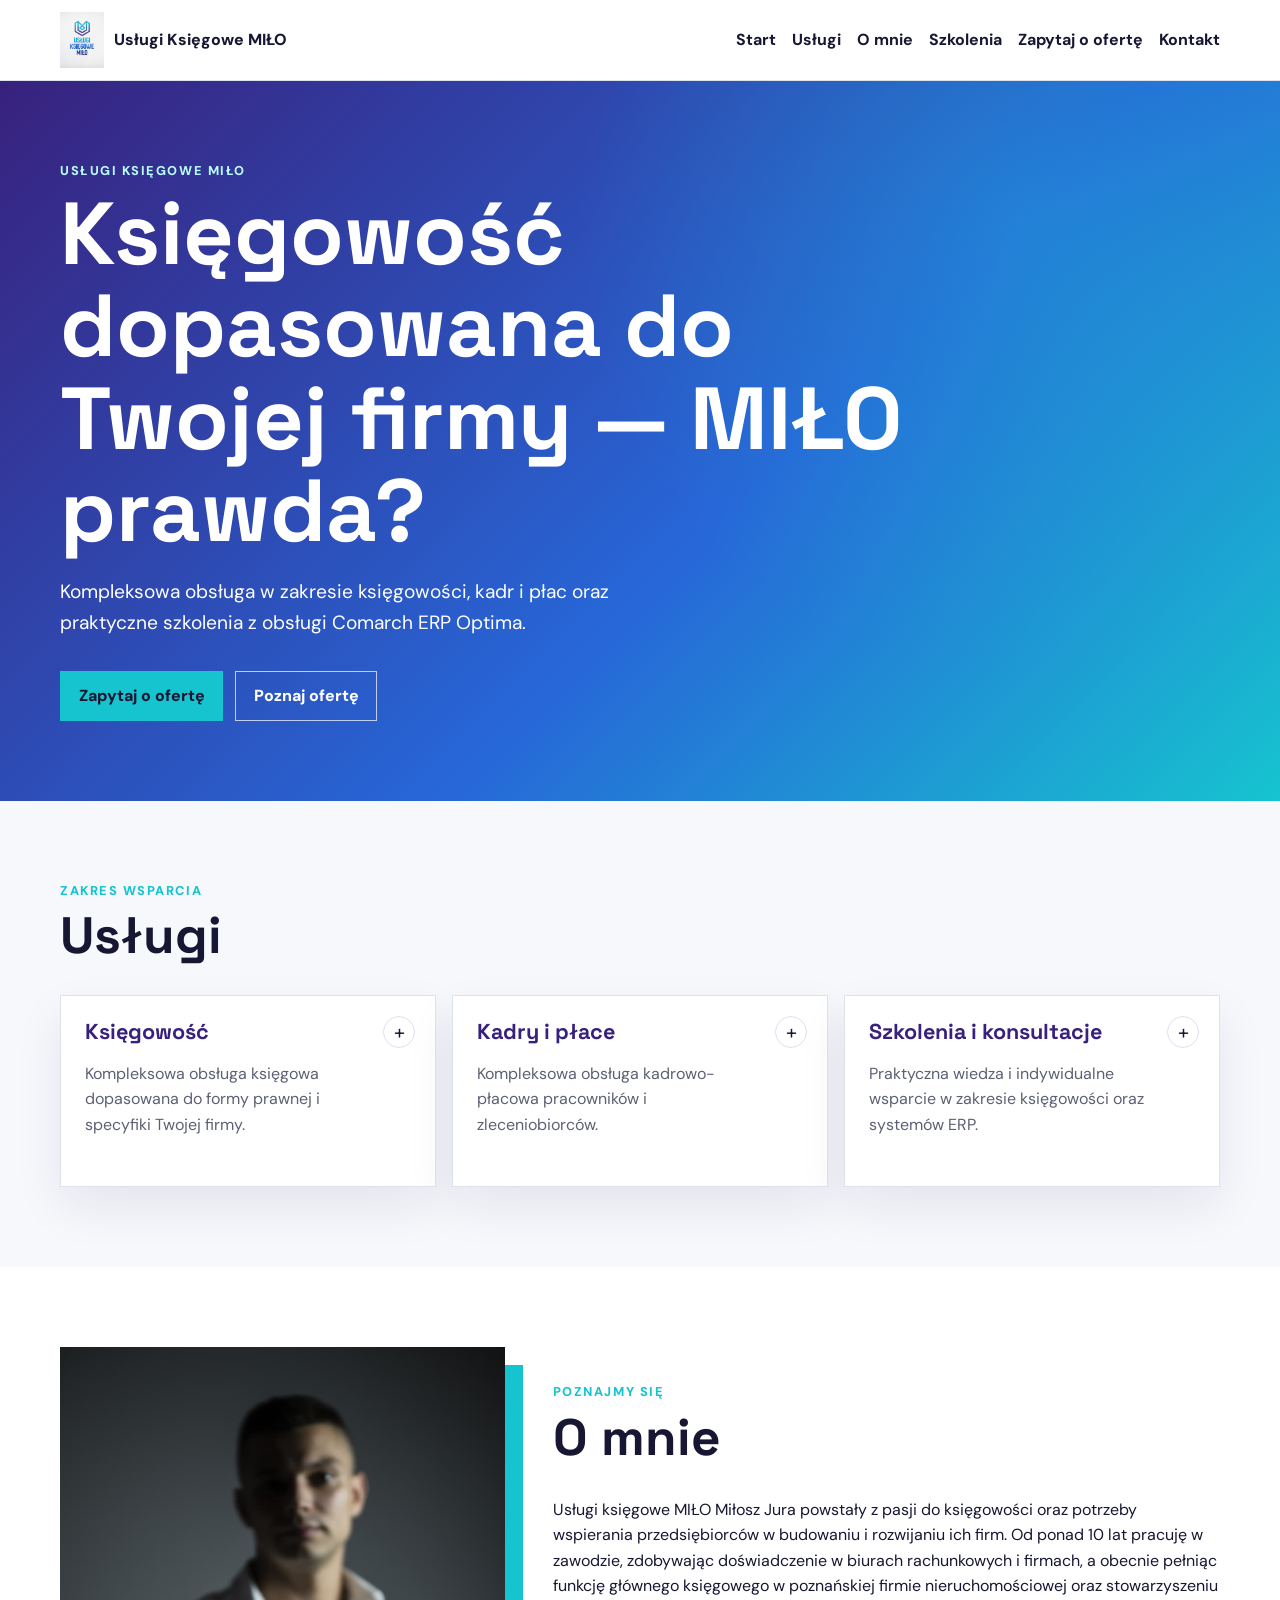
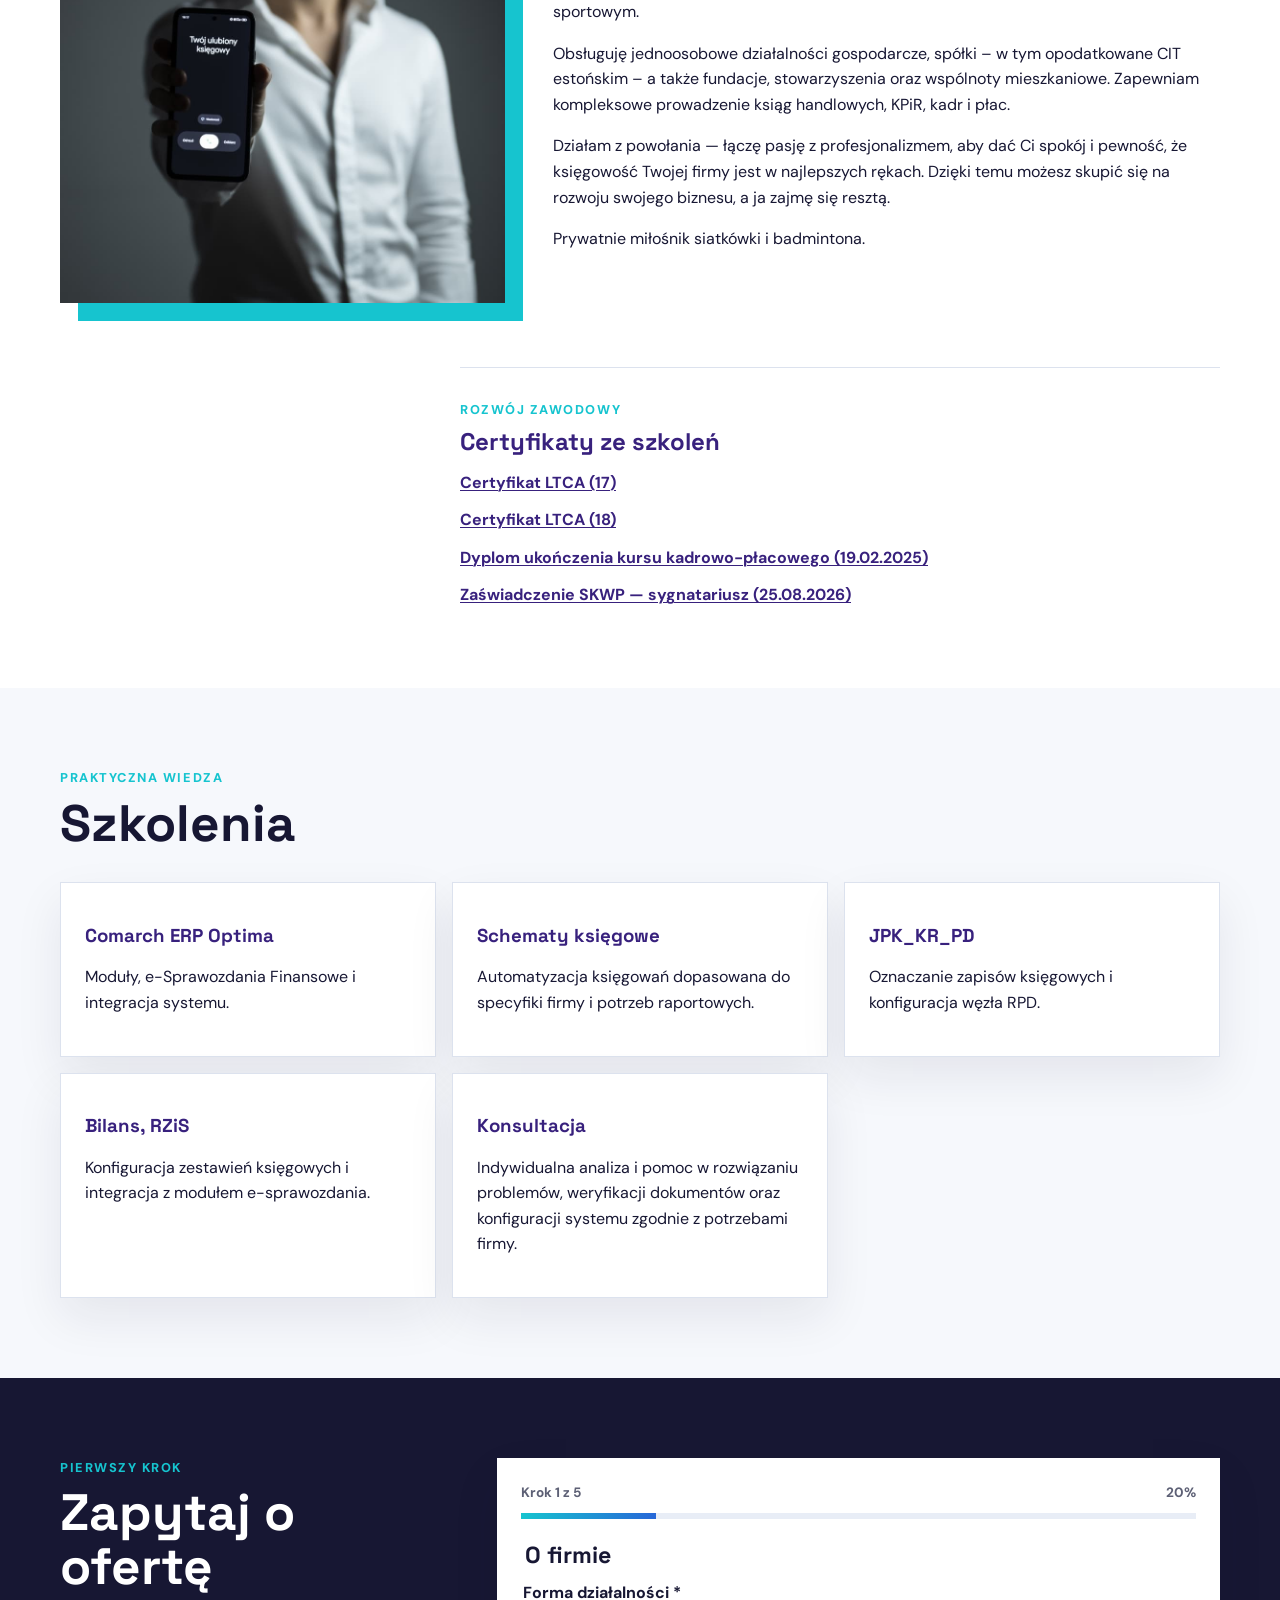
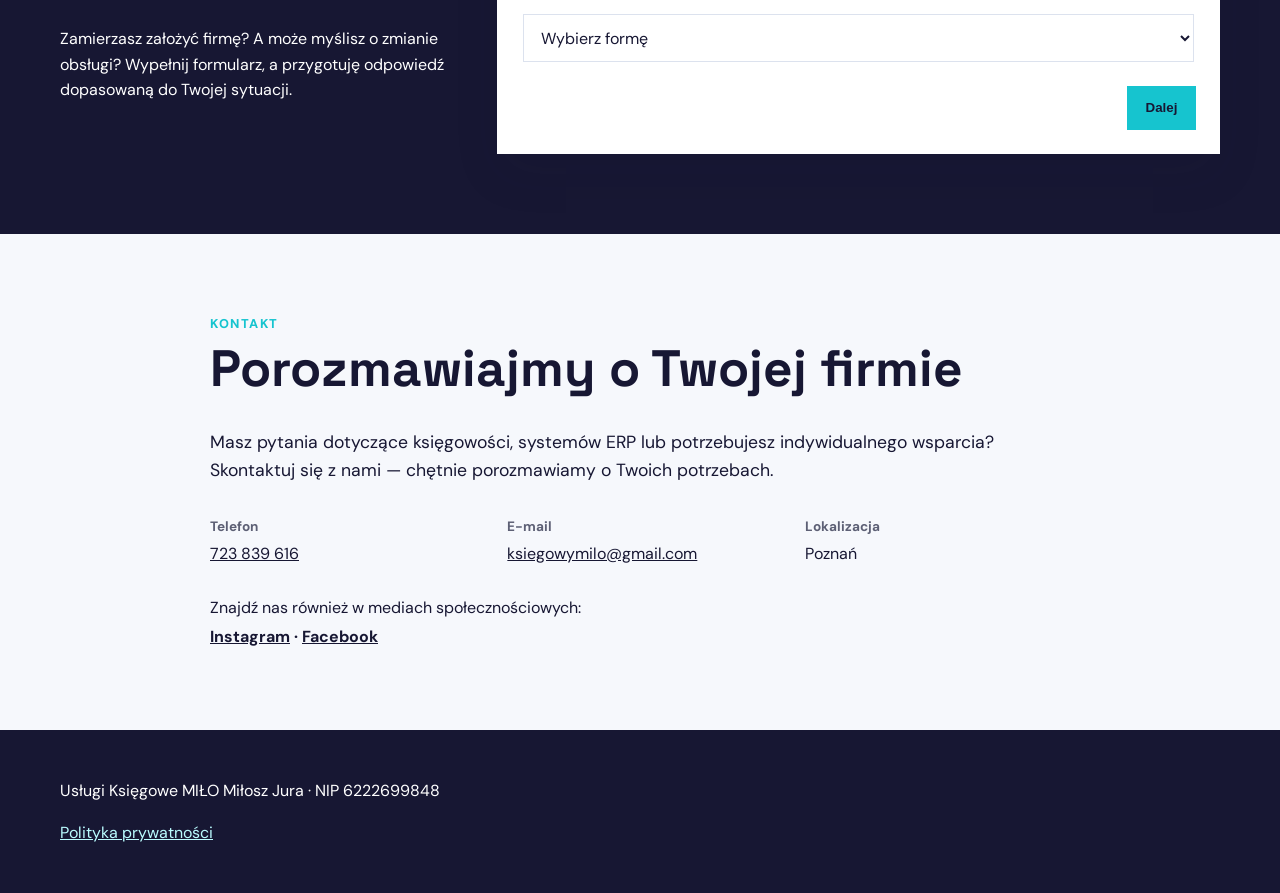
<file: index.html>
<!doctype html>
<html lang="pl">
<head>
  <meta charset="utf-8">
  <meta name="viewport" content="width=device-width, initial-scale=1">
  <meta name="description" content="Usługi Księgowe MIŁO Miłosz Jura — księgowość, kadry i płace oraz szkolenia księgowe.">
  <meta name="theme-color" content="#171733">
  <meta property="og:title" content="Usługi Księgowe MIŁO | Miłosz Jura">
  <meta property="og:description" content="Księgowość, kadry i płace oraz praktyczne szkolenia księgowe.">
  <meta property="og:type" content="website">
  <meta property="og:image" content="./assets/logo/milo.jpg">
  <meta name="twitter:card" content="summary_large_image">
  <title>Usługi Księgowe MIŁO | Miłosz Jura</title>
  <link rel="preconnect" href="https://fonts.googleapis.com">
  <link rel="preconnect" href="https://fonts.gstatic.com" crossorigin>
  <link href="https://fonts.googleapis.com/css2?family=DM+Sans:wght@400;500;600;700&family=Space+Grotesk:wght@500;600;700&display=swap" rel="stylesheet">
  <link rel="icon" href="./assets/logo/milo.jpg" type="image/jpeg">
  <link rel="stylesheet" href="./css/style.css">
  <script src="./js/main.js" defer></script>
  <script src="./js/form.js" defer></script>
</head>
<body>
  <header class="site-header">
    <a class="brand" href="#start" aria-label="Usługi Księgowe MIŁO — strona główna">
      <img src="./assets/logo/milo.jpg" alt="Logo Usługi Księgowe MIŁO" width="72" height="96">
      <span>Usługi Księgowe MIŁO</span>
    </a>
    <button class="menu-toggle" type="button" aria-expanded="false" aria-controls="main-nav">Menu</button>
    <nav id="main-nav" class="main-nav" aria-label="Główna nawigacja">
      <a href="#start">Start</a>
      <a href="#uslugi">Usługi</a>
      <a href="#o-mnie">O mnie</a>
      <a href="#szkolenia">Szkolenia</a>
      <a href="#oferta">Zapytaj o ofertę</a>
      <a href="#kontakt">Kontakt</a>
    </nav>
  </header>

  <main>
    <section id="start" class="hero">
      <div class="container">
        <p class="eyebrow">Usługi Księgowe MIŁO</p>
        <h1>Księgowość dopasowana do Twojej firmy — MIŁO prawda?</h1>
        <p>Kompleksowa obsługa w zakresie księgowości, kadr i płac oraz praktyczne szkolenia z obsługi Comarch ERP Optima.</p>
        <div class="actions">
          <a class="button button-primary" href="#oferta">Zapytaj o ofertę</a>
          <a class="button button-secondary" href="#uslugi">Poznaj ofertę</a>
        </div>
      </div>
    </section>

    <section id="uslugi" class="section">
      <div class="container">
        <p class="eyebrow">Zakres wsparcia</p>
        <h2>Usługi</h2>
        <div class="card-grid services-grid">
          <details class="service-card">
            <summary class="service-card__summary">
              <span class="service-card__title">Księgowość</span>
              <span class="service-card__teaser">Kompleksowa obsługa księgowa dopasowana do formy prawnej i specyfiki Twojej firmy.</span>
              <span class="service-card__toggle" aria-hidden="true">+</span>
            </summary>
            <div class="service-card__panel"><div class="service-card__body">
              <p>Oferuję kompleksową obsługę księgową jednoosobowych działalności gospodarczych, spółek, fundacji, stowarzyszeń oraz wspólnot mieszkaniowych. Zakres usług dostosowuję do formy prawnej, rodzaju prowadzonej działalności i indywidualnych potrzeb klienta.</p>
              <p>Obsługuję zarówno przedsiębiorców rozliczających się na podstawie KPiR lub ryczałtu od przychodów ewidencjonowanych, jak i podmioty zobowiązane do prowadzenia pełnych ksiąg rachunkowych.</p>
              <p><strong>W ramach współpracy zapewniam:</strong></p>
              <ul>
                <li>prowadzenie ksiąg rachunkowych (handlowych),</li>
                <li>prowadzenie podatkowej księgi przychodów i rozchodów (KPiR) oraz ewidencji przychodów dla ryczałtu,</li>
                <li>prowadzenie ewidencji VAT i przygotowywanie rozliczeń podatkowych,</li>
                <li>sporządzanie deklaracji podatkowych oraz plików JPK,</li>
                <li>sporządzanie sprawozdań finansowych,</li>
                <li>obsługę księgową spółek, w tym rozliczających się w ramach estońskiego CIT,</li>
                <li>bieżące wsparcie w sprawach księgowych i podatkowych.</li>
              </ul>
            </div></div>
          </details>
          <details class="service-card">
            <summary class="service-card__summary">
              <span class="service-card__title">Kadry i płace</span>
              <span class="service-card__teaser">Kompleksowa obsługa kadrowo-płacowa pracowników i zleceniobiorców.</span>
              <span class="service-card__toggle" aria-hidden="true">+</span>
            </summary>
            <div class="service-card__panel"><div class="service-card__body">
              <p>Zapewniam kompleksową obsługę kadrowo-płacową pracowników i zleceniobiorców, dbając o prawidłowe prowadzenie dokumentacji, terminowe rozliczenia oraz realizację obowiązków związanych z zatrudnieniem.</p>
              <p><strong>W ramach współpracy oferuję:</strong></p>
              <ul>
                <li>prowadzenie dokumentacji pracowniczej i akt osobowych,</li>
                <li>naliczanie wynagrodzeń oraz innych świadczeń,</li>
                <li>rozliczanie składek ZUS i zaliczek na podatek dochodowy,</li>
                <li>przygotowywanie wymaganych deklaracji, zgłoszeń i raportów,</li>
                <li>ewidencję urlopów, zwolnień lekarskich i innych nieobecności,</li>
                <li>przygotowywanie dokumentów związanych z nawiązaniem, przebiegiem i zakończeniem zatrudnienia,</li>
                <li>bieżące wsparcie w sprawach kadrowo-płacowych.</li>
              </ul>
              <p class="service-card__closing"><strong>Ty rozwijaj swój biznes, a ja zadbam o kadry i płace.</strong></p>
            </div></div>
          </details>
          <details class="service-card">
            <summary class="service-card__summary">
              <span class="service-card__title">Szkolenia i konsultacje</span>
              <span class="service-card__teaser">Praktyczna wiedza i indywidualne wsparcie w zakresie księgowości oraz systemów ERP.</span>
              <span class="service-card__toggle" aria-hidden="true">+</span>
            </summary>
            <div class="service-card__panel"><div class="service-card__body">
              <p>Prowadzę praktyczne szkolenia i konsultacje dopasowane do potrzeb firmy, zespołu lub konkretnego problemu. Pomagam efektywnie wykorzystywać możliwości systemów księgowych, automatyzować procesy i usprawniać codzienną pracę.</p>
              <p><strong>Zakres szkoleń obejmuje m.in.:</strong></p>
              <ul>
                <li><strong>Comarch ERP Optima</strong> — praktyczną obsługę i konfigurację modułów oraz dostosowanie systemu do potrzeb firmy,</li>
                <li><strong>e-Sprawozdania Finansowe</strong> — konfigurację i usprawnienie procesu przygotowywania danych do sprawozdań,</li>
                <li><strong>JPK_KR_PD</strong> — wsparcie w zakresie oznaczania zapisów księgowych oraz konfiguracji węzła RPD,</li>
                <li><strong>Schematy księgowe</strong> — automatyzację księgowań i usprawnienie raportowania zarządczego,</li>
                <li><strong>SaldeoSMART</strong> — praktyczne wykorzystanie systemu w codziennej pracy księgowej.</li>
              </ul>
              <p><strong>Konsultacje indywidualne</strong> to pomoc w rozwiązywaniu konkretnych problemów, analizie dokumentów, konfiguracji systemów oraz usprawnianiu procesów księgowych.</p>
              <p>Każde szkolenie i konsultację dopasowuję do poziomu wiedzy uczestników, wykorzystywanych narzędzi i specyfiki pracy firmy.</p>
              <p class="service-card__closing"><strong>Nie tylko pokazuję, jak działa system — pomagam wykorzystać go w praktyce, rozwiązywać problemy i usprawniać codzienną pracę.</strong></p>
            </div></div>
          </details>
        </div>
      </div>
    </section>

    <section id="o-mnie" class="section section-light">
      <div class="container">
        <div class="about-grid">
          <div class="about-carousel" data-about-carousel role="region" aria-roledescription="karuzela" aria-label="Zdjęcia Miłosza Jury">
            <div class="about-carousel__slides">
              <figure class="about-carousel__slide is-active" data-carousel-slide aria-label="1 z 2" aria-roledescription="slajd">
                <img src="./assets/images/WhatsApp Image 2026-11-26 at 11.42.22.jpeg" alt="Miłosz Jura — zdjęcie z telefonem" width="927" height="1394" loading="lazy">
              </figure>
              <figure class="about-carousel__slide" data-carousel-slide aria-label="2 z 2" aria-roledescription="slajd" aria-hidden="true">
                <img src="./assets/images/WhatsApp Image 2026-11-26 at 11.42.26.jpeg" alt="Miłosz Jura — zdjęcie portretowe" width="1362" height="2048" loading="lazy">
              </figure>
            </div>
          </div>
          <div class="about-copy">
            <p class="eyebrow">Poznajmy się</p>
            <h2>O mnie</h2>
            <p>Usługi księgowe MIŁO Miłosz Jura powstały z pasji do księgowości oraz potrzeby wspierania przedsiębiorców w budowaniu i rozwijaniu ich firm. Od ponad 10 lat pracuję w zawodzie, zdobywając doświadczenie w biurach rachunkowych i firmach, a obecnie pełniąc funkcję głównego księgowego w poznańskiej firmie nieruchomościowej oraz stowarzyszeniu sportowym.</p>
            <p>Obsługuję jednoosobowe działalności gospodarcze, spółki – w tym opodatkowane CIT estońskim – a także fundacje, stowarzyszenia oraz wspólnoty mieszkaniowe. Zapewniam kompleksowe prowadzenie ksiąg handlowych, KPiR, kadr i płac.</p>
            <p>Działam z powołania — łączę pasję z profesjonalizmem, aby dać Ci spokój i pewność, że księgowość Twojej firmy jest w najlepszych rękach. Dzięki temu możesz skupić się na rozwoju swojego biznesu, a ja zajmę się resztą.</p>
            <p>Prywatnie miłośnik siatkówki i badmintona.</p>
          </div>
        </div>
        <section class="certificates" aria-labelledby="certificates-title">
          <p class="eyebrow">Rozwój zawodowy</p>
          <h3 id="certificates-title">Certyfikaty ze szkoleń</h3>
          <ul class="certificates__list">
            <li><a href="./assets/Kopia Certyfikat LTCA (17).pdf" target="_blank" rel="noopener">Certyfikat LTCA (17)</a></li>
            <li><a href="./assets/Kopia Certyfikat LTCA (18).pdf" target="_blank" rel="noopener">Certyfikat LTCA (18)</a></li>
            <li><a href="./assets/[14B] 2025.02.19 Dyplom ukończenia kursu kadrowo-płacowego .pdf" target="_blank" rel="noopener">Dyplom ukończenia kursu kadrowo-płacowego (19.02.2025)</a></li>
            <li><a href="./assets/[20B] 2026.08.25 Zaświadczenie SKWP - sygnatariusz.pdf" target="_blank" rel="noopener">Zaświadczenie SKWP — sygnatariusz (25.08.2026)</a></li>
          </ul>
        </section>
      </div>
    </section>

    <section id="szkolenia" class="section">
      <div class="container">
        <p class="eyebrow">Praktyczna wiedza</p>
        <h2>Szkolenia</h2>
        <div class="card-grid">
          <article class="card">
            <h3>Comarch ERP Optima</h3>
            <p>Moduły, e-Sprawozdania Finansowe i integracja systemu.</p>
          </article>
          <article class="card">
            <h3>Schematy księgowe</h3>
            <p>Automatyzacja księgowań dopasowana do specyfiki firmy i potrzeb raportowych.</p>
          </article>
          <article class="card">
            <h3>JPK_KR_PD</h3>
            <p>Oznaczanie zapisów księgowych i konfiguracja węzła RPD.</p>
          </article>
          <article class="card">
            <h3>Bilans, RZiS</h3>
            <p>Konfiguracja zestawień księgowych i integracja z modułem e-sprawozdania.</p>
          </article>
          <article class="card">
            <h3>Konsultacja</h3>
            <p>Indywidualna analiza i pomoc w rozwiązaniu problemów, weryfikacji dokumentów oraz konfiguracji systemu zgodnie z potrzebami firmy.</p>
          </article>
        </div>
      </div>
    </section>

    <section id="oferta" class="section section-accent">
      <div class="container form-layout">
        <div><p class="eyebrow">Pierwszy krok</p><h2>Zapytaj o ofertę</h2><p>Zamierzasz założyć firmę? A może myślisz o zmianie obsługi? Wypełnij formularz, a przygotuję odpowiedź dopasowaną do Twojej sytuacji.</p></div>
        <form id="quote-form" class="quote-form" action="https://formspree.io/f/xdekekye" method="post" data-endpoint="https://formspree.io/f/xdekekye" novalidate>
          <div class="form-progress" aria-live="polite"><span id="form-step-label">Krok 1 z 5</span><span id="form-progress-value">20%</span></div>
          <div class="progress-track"><span id="form-progress-bar"></span></div>

          <fieldset class="form-step is-active" data-step="0">
            <legend>O firmie</legend>
            <label for="business-type">Forma działalności <span aria-hidden="true">*</span></label>
            <select id="business-type" name="forma_dzialalnosci" required>
              <option value="">Wybierz formę</option>
              <optgroup label="Jednoosobowa działalność gospodarcza">
                <option value="JDG" data-business-profile="jdg">Jednoosobowa działalność gospodarcza</option>
              </optgroup>
              <optgroup label="Spółki osobowe">
                <option value="Spółka cywilna" data-business-profile="civil">Spółka cywilna</option>
                <option value="Spółka jawna" data-business-profile="partnership">Spółka jawna</option>
              </optgroup>
              <optgroup label="Spółki kapitałowe">
                <option value="Spółka z o.o." data-business-profile="capital">Spółka z o.o.</option>
                <option value="Spółka akcyjna" data-business-profile="capital">Spółka akcyjna</option>
              </optgroup>
              <optgroup label="Pozostałe">
                <option value="Stowarzyszenie" data-business-profile="association">Stowarzyszenie</option>
                <option value="Fundacja" data-business-profile="foundation">Fundacja</option>
                <option value="Wspólnota mieszkaniowa" data-business-profile="community">Wspólnota mieszkaniowa</option>
              </optgroup>
            </select>
          </fieldset>

          <fieldset class="form-step" data-step="1" hidden disabled>
            <legend>Rodzaj działalności i księgowość</legend>
            <fieldset class="choice-fieldset" data-required-group="activity">
              <legend>Rodzaj działalności <span aria-hidden="true">*</span></legend>
              <div class="choice-grid">
                <label class="choice-option" data-activity-option="commercial"><input type="checkbox" name="rodzaj_dzialalnosci[]" value="handlowa"><span>Handlowa</span></label>
                <label class="choice-option" data-activity-option="service"><input type="checkbox" name="rodzaj_dzialalnosci[]" value="uslugowa"><span>Usługowa</span></label>
                <label class="choice-option" data-activity-option="production"><input type="checkbox" name="rodzaj_dzialalnosci[]" value="produkcyjna"><span>Produkcyjna</span></label>
              </div>
            </fieldset>
            <div class="conditional-field" data-accounting-field hidden>
              <label for="accounting-type">Rodzaj księgowości <span aria-hidden="true">*</span></label>
              <select id="accounting-type" name="rodzaj_ksiegowosci" required disabled><option value="">Wybierz rodzaj księgowości</option></select>
            </div>
            <p class="field-hint accounting-warning" data-uepik-warning role="status" hidden>Nasze biuro może nie obsługiwać podmiotów prowadzących UEPiK. Możesz mimo to wysłać zapytanie, a potwierdzimy możliwość obsługi.</p>
            <div class="conditional-field" data-tax-field hidden>
              <label for="tax-type">Forma opodatkowania <span aria-hidden="true">*</span></label>
              <select id="tax-type" name="forma_opodatkowania" required disabled><option value="">Wybierz formę opodatkowania</option></select>
            </div>
          </fieldset>

          <fieldset class="form-step" data-step="2" hidden disabled>
            <legend>Skala działalności</legend>
            <label for="document-count">Ilość faktur miesięcznie <span aria-hidden="true">*</span></label>
            <select id="document-count" name="ilosc_faktur" required><option value="">Wybierz zakres</option></select>
            <div class="conditional-field" data-unit-count-field hidden>
              <label for="unit-count">Ilość lokali <span aria-hidden="true">*</span></label>
              <select id="unit-count" name="ilosc_lokali" required disabled><option value="">Wybierz zakres</option></select>
            </div>
            <div class="conditional-field" data-bank-operations-field>
              <label for="bank-operations">Operacje bankowe miesięcznie <span aria-hidden="true">*</span></label>
              <select id="bank-operations" name="operacje_bankowe" required><option value="">Wybierz zakres</option><option>Do 50</option><option>51–100</option><option>101–200</option><option>Powyżej 200</option></select>
            </div>
          </fieldset>

          <fieldset class="form-step" data-step="3" hidden disabled>
            <legend>Dodatkowe informacje</legend>
            <label for="vat-status">Czynny podatnik VAT? <span aria-hidden="true">*</span></label>
            <select id="vat-status" name="vat" required><option value="">Wybierz odpowiedź</option><option>Tak</option><option>Nie</option></select>
            <label for="start-date">Od kiedy firma działa lub planuje start? <span aria-hidden="true">*</span></label>
            <input id="start-date" name="data_rozpoczecia" type="date" required>
            <label for="foreign-transactions">Transakcje zagraniczne <span aria-hidden="true">*</span></label>
            <select id="foreign-transactions" name="transakcje_zagraniczne" required><option value="">Wybierz odpowiedź</option><option>Tak – sprzedaż</option><option>Tak – zakup</option><option>Tak – sprzedaż i zakup</option><option>Nie</option></select>
            <label for="foreign-currency">Transakcje w walutach obcych <span aria-hidden="true">*</span></label>
            <select id="foreign-currency" name="waluty_obce" required><option value="">Wybierz odpowiedź</option><option>Tak</option><option>Nie</option></select>
            <label for="cash-register">Kasa fiskalna <span aria-hidden="true">*</span></label>
            <select id="cash-register" name="kasa_fiskalna" required><option value="">Wybierz odpowiedź</option><option>Tak</option><option>Nie</option></select>
            <label for="employees">Pracownicy lub zleceniobiorcy <span aria-hidden="true">*</span></label>
            <select id="employees" name="pracownicy" required><option value="">Wybierz zakres</option><option>Nie</option><option>Do 10</option><option>11–20</option><option>Powyżej 20</option></select>
          </fieldset>

          <fieldset class="form-step" data-step="4" hidden disabled>
            <legend>Kontakt</legend>
            <label for="message">Dodatkowe informacje</label>
            <textarea id="message" name="dodatkowe_informacje" rows="5" placeholder="Napisz, co jest dla Ciebie najważniejsze."></textarea>
            <label for="email">E-mail <span aria-hidden="true">*</span></label>
            <input id="email" name="email" type="email" autocomplete="email" placeholder="twoj@email.pl" required>
            <p class="field-hint">Na ten adres możemy przesłać ofertę.</p>
            <label class="consent"><input name="zgoda" type="checkbox" required><span>Wyrażam zgodę na przetwarzanie danych w celu obsługi mojego zapytania. <a href="./privacy.html">Polityka prywatności</a>.</span></label>
          </fieldset>

          <p class="form-error" id="form-error" role="alert" hidden></p>
          <p class="form-success" id="form-success" role="status" hidden>Dziękuję. Twoje zapytanie zostało wysłane.</p>
          <div class="form-actions"><button class="button button-secondary form-back" type="button" hidden>Wstecz</button><button class="button button-primary form-next" type="button">Dalej</button><button class="button button-primary form-submit" type="submit" hidden>Wyślij zapytanie</button></div>
        </form>
      </div>
    </section>

    <section id="kontakt" class="section">
      <div class="container contact-section">
        <p class="eyebrow">Kontakt</p>
        <h2>Porozmawiajmy o Twojej firmie</h2>
        <p class="contact-intro">Masz pytania dotyczące księgowości, systemów ERP lub potrzebujesz indywidualnego wsparcia? Skontaktuj się z nami — chętnie porozmawiamy o Twoich potrzebach.</p>
        <address class="contact-details">
          <p><span>Telefon</span><a href="tel:+48723839616">723 839 616</a></p>
          <p><span>E-mail</span><a href="mailto:ksiegowymilo@gmail.com">ksiegowymilo@gmail.com</a></p>
          <p><span>Lokalizacja</span>Poznań</p>
        </address>
        <p class="contact-social-intro">Znajdź nas również w mediach społecznościowych:</p>
        <p class="contact-social-links"><a href="https://www.instagram.com/ksiegowymilo">Instagram</a> · <a href="https://www.facebook.com/profile.php?id=61584766357540">Facebook</a></p>
      </div>
    </section>
  </main>

  <footer class="site-footer"><div class="container"><p>Usługi Księgowe MIŁO Miłosz Jura · NIP 6222699848</p><p><a href="./privacy.html">Polityka prywatności</a></p></div></footer>
</body>
</html>
</file>
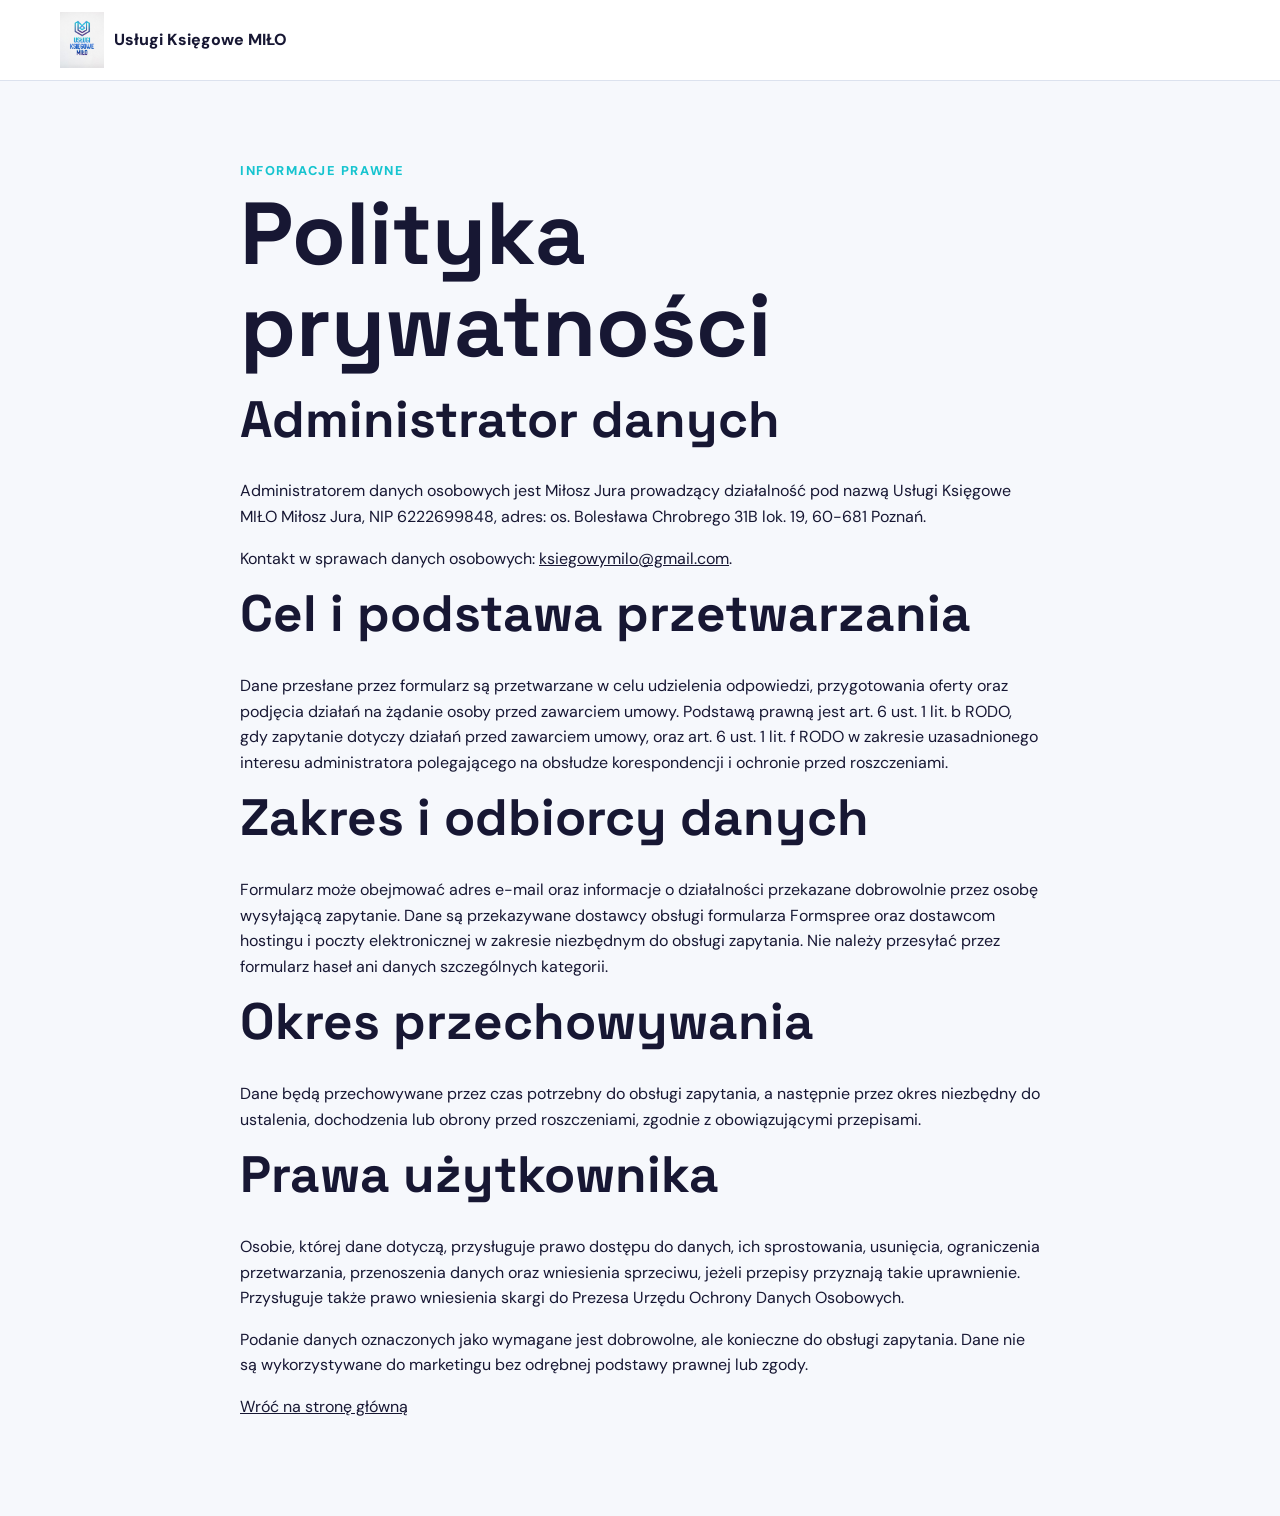
<file: privacy.html>
<!doctype html>
<html lang="pl">
<head><meta charset="utf-8"><meta name="viewport" content="width=device-width, initial-scale=1"><meta name="theme-color" content="#171733"><title>Polityka prywatności | Usługi Księgowe MIŁO</title><link rel="preconnect" href="https://fonts.googleapis.com"><link rel="preconnect" href="https://fonts.gstatic.com" crossorigin><link href="https://fonts.googleapis.com/css2?family=DM+Sans:wght@400;500;600;700&family=Space+Grotesk:wght@500;600;700&display=swap" rel="stylesheet"><link rel="stylesheet" href="./css/style.css"></head>
<body>
  <header class="site-header"><a class="brand" href="./index.html"><img src="./assets/logo/milo.jpg" alt="Logo Usługi Księgowe MIŁO" width="72" height="96"><span>Usługi Księgowe MIŁO</span></a></header>
  <main class="section"><div class="container legal"><p class="eyebrow">Informacje prawne</p><h1>Polityka prywatności</h1><h2>Administrator danych</h2><p>Administratorem danych osobowych jest Miłosz Jura prowadzący działalność pod nazwą Usługi Księgowe MIŁO Miłosz Jura, NIP 6222699848, adres: os. Bolesława Chrobrego 31B lok. 19, 60-681 Poznań.</p><p>Kontakt w sprawach danych osobowych: <a href="mailto:ksiegowymilo@gmail.com">ksiegowymilo@gmail.com</a>.</p><h2>Cel i podstawa przetwarzania</h2><p>Dane przesłane przez formularz są przetwarzane w celu udzielenia odpowiedzi, przygotowania oferty oraz podjęcia działań na żądanie osoby przed zawarciem umowy. Podstawą prawną jest art. 6 ust. 1 lit. b RODO, gdy zapytanie dotyczy działań przed zawarciem umowy, oraz art. 6 ust. 1 lit. f RODO w zakresie uzasadnionego interesu administratora polegającego na obsłudze korespondencji i ochronie przed roszczeniami.</p><h2>Zakres i odbiorcy danych</h2><p>Formularz może obejmować adres e-mail oraz informacje o działalności przekazane dobrowolnie przez osobę wysyłającą zapytanie. Dane są przekazywane dostawcy obsługi formularza Formspree oraz dostawcom hostingu i poczty elektronicznej w zakresie niezbędnym do obsługi zapytania. Nie należy przesyłać przez formularz haseł ani danych szczególnych kategorii.</p><h2>Okres przechowywania</h2><p>Dane będą przechowywane przez czas potrzebny do obsługi zapytania, a następnie przez okres niezbędny do ustalenia, dochodzenia lub obrony przed roszczeniami, zgodnie z obowiązującymi przepisami.</p><h2>Prawa użytkownika</h2><p>Osobie, której dane dotyczą, przysługuje prawo dostępu do danych, ich sprostowania, usunięcia, ograniczenia przetwarzania, przenoszenia danych oraz wniesienia sprzeciwu, jeżeli przepisy przyznają takie uprawnienie. Przysługuje także prawo wniesienia skargi do Prezesa Urzędu Ochrony Danych Osobowych.</p><p>Podanie danych oznaczonych jako wymagane jest dobrowolne, ale konieczne do obsługi zapytania. Dane nie są wykorzystywane do marketingu bez odrębnej podstawy prawnej lub zgody.</p><p><a href="./index.html">Wróć na stronę główną</a></p></div></main>
</body>
</html>
</file>
<file: css/style.css>
:root { --ink: #171733; --muted: #5d6075; --paper: #f6f8fc; --white: #fff; --cyan: #16c4cf; --blue: #2767d8; --violet: #38217d; --line: #dce2ee; --max: 1160px; --shadow: 0 20px 45px rgba(23, 23, 51, .08); }
* { box-sizing: border-box; }
[hidden] { display: none !important; }
html { scroll-behavior: smooth; }
body { margin: 0; color: var(--ink); background: var(--paper); font: 16px/1.6 "DM Sans", sans-serif; }
a { color: inherit; }
.container { width: min(calc(100% - 2rem), var(--max)); margin: 0 auto; }
.site-header { position: sticky; top: 0; z-index: 5; display: flex; align-items: center; justify-content: space-between; gap: 1rem; padding: .75rem max(1rem, calc((100% - var(--max)) / 2)); background: rgba(255,255,255,.94); border-bottom: 1px solid var(--line); backdrop-filter: blur(16px); }
.brand { display: inline-flex; align-items: center; gap: .65rem; font-weight: 800; text-decoration: none; }
.brand img { width: 44px; height: 56px; object-fit: cover; object-position: center; }
.main-nav { display: flex; gap: 1rem; align-items: center; }
.main-nav a { position: relative; text-decoration: none; font-weight: 700; }
.main-nav a::after { position: absolute; right: 0; bottom: -.35rem; left: 0; height: 2px; background: var(--cyan); content: ""; transform: scaleX(0); transform-origin: right; transition: transform .2s ease; }
.main-nav a:hover::after, .main-nav a:focus-visible::after { transform: scaleX(1); transform-origin: left; }
.menu-toggle { display: none; }
.hero, .section { padding: 5rem 0; }
.hero { min-height: 72vh; display: grid; align-items: center; color: var(--white); background: radial-gradient(circle at 80% 20%, rgba(22,196,207,.28), transparent 28rem), linear-gradient(135deg, var(--violet), var(--blue) 58%, var(--cyan)); }
h1, h2, h3 { font-family: "Space Grotesk", sans-serif; line-height: 1.05; letter-spacing: 0; }
h1 { max-width: 850px; font-size: clamp(2.5rem, 7vw, 5.5rem); margin: .4rem 0 1.25rem; }
h2 { font-size: clamp(2rem, 4vw, 3.5rem); margin: .5rem 0 2rem; }
.hero p:not(.eyebrow) { max-width: 620px; font-size: 1.2rem; }
.eyebrow { margin: 0; color: var(--cyan); font-size: .8rem; font-weight: 800; letter-spacing: .12em; text-transform: uppercase; }
.hero .eyebrow { color: #bafcff; }
.actions { display: flex; flex-wrap: wrap; gap: .75rem; margin-top: 2rem; }
.button { display: inline-block; min-height: 44px; padding: .7rem 1.1rem; border: 1px solid transparent; text-decoration: none; font-weight: 800; }
.button-primary { color: var(--ink); background: var(--cyan); }
.button-secondary { color: var(--white); border-color: rgba(255,255,255,.7); }
.form-back { color: var(--ink); background: var(--white); border-color: var(--line); }
.form-back:hover:not(:disabled), .form-back:focus-visible:not(:disabled) { background: #f3f7ff; border-color: rgba(39,103,216,.5); }
.section-light { background: var(--white); }
.section-accent { color: var(--white); background: var(--ink); }
.form-layout { display: grid; grid-template-columns: minmax(220px, .7fr) minmax(0, 1.3fr); gap: 3rem; align-items: start; }
.quote-form { padding: 1.5rem; color: var(--ink); background: var(--white); box-shadow: var(--shadow); }
.form-progress { display: flex; justify-content: space-between; margin-bottom: .6rem; color: var(--muted); font-size: .85rem; font-weight: 700; }
.progress-track { height: 6px; margin-bottom: 1.5rem; overflow: hidden; background: #e8edf6; }
.progress-track span { display: block; width: 25%; height: 100%; background: linear-gradient(90deg, var(--cyan), var(--blue)); transition: width .25s ease; }
.form-step { display: grid; gap: .55rem; padding: 0; border: 0; }
.form-step legend { margin-bottom: .7rem; font: 700 1.45rem/1.1 "Space Grotesk", sans-serif; }
.form-step label { font-weight: 700; }
.form-step input:not([type="checkbox"]), .form-step select, .form-step textarea { width: 100%; min-height: 46px; padding: .7rem .8rem; color: var(--ink); border: 1px solid var(--line); border-radius: 0; background: var(--white); font: inherit; }
.form-step .choice-fieldset { display: grid; min-inline-size: 0; gap: .6rem; margin: 0; padding: 0; border: 0; }
.form-step .choice-fieldset legend { margin: 0; color: var(--ink); font: 700 1rem/1.3 "DM Sans", sans-serif; }
.choice-grid { display: grid; grid-template-columns: repeat(3, minmax(0, 1fr)); gap: .5rem; }
.choice-option { display: flex; min-width: 0; min-height: 46px; align-items: center; gap: .55rem; padding: .55rem .65rem; border: 1px solid var(--line); background: var(--white); cursor: pointer; }
.choice-option input[type="checkbox"] { width: 1.1rem; min-width: 1.1rem; height: 1.1rem; margin: 0; accent-color: var(--blue); }
.choice-option:has(input:checked) { border-color: var(--blue); background: #eef4ff; }
.choice-option input:focus-visible { outline: 3px solid rgba(22,196,207,.45); outline-offset: 2px; }
.choice-fieldset.is-invalid .choice-option { border-color: #b42318; }
.accounting-warning { margin: 0; padding: .75rem; color: #8e1c16; background: #fff1f0; }
.form-step textarea { resize: vertical; }
.form-step input:focus, .form-step select:focus, .form-step textarea:focus, .menu-toggle:focus-visible, .button:focus-visible { outline: 3px solid rgba(22,196,207,.45); outline-offset: 2px; }
.form-step .is-invalid { border-color: #b42318; }
.field-error { color: #b42318; font-size: .85rem; }
.field-hint { margin: -.2rem 0 .4rem; color: var(--muted); font-size: .9rem; }
.consent { display: flex; gap: .6rem; align-items: flex-start; margin-top: .6rem; font-size: .9rem; font-weight: 500 !important; }
.consent input { width: 1.1rem; min-width: 1.1rem; height: 1.1rem; margin-top: .25rem; accent-color: var(--blue); }
.consent a { color: var(--violet); font-weight: 700; }
.form-actions { display: flex; justify-content: space-between; gap: .75rem; margin-top: 1.5rem; }
.form-actions .form-next, .form-actions .form-submit { margin-left: auto; }
.form-actions button:disabled { cursor: wait; opacity: .65; }
.form-error, .form-success { margin: 1rem 0 0; padding: .8rem 1rem; font-weight: 700; }
.form-error { color: #8e1c16; background: #fff1f0; }
.form-success { color: #125b42; background: #e8f8f1; }
.card-grid { display: grid; grid-template-columns: repeat(3, 1fr); gap: 1rem; }
.card { padding: 1.5rem; background: var(--white); border: 1px solid var(--line); box-shadow: var(--shadow); transition: transform .2s ease, border-color .2s ease; }
.card:hover { border-color: var(--cyan); transform: translateY(-4px); }
.card h3 { color: var(--violet); }
.services-grid { align-items: start; }
.service-card { min-width: 0; background: var(--white); border: 1px solid var(--line); box-shadow: var(--shadow); transition: border-color .2s ease, box-shadow .2s ease; }
.service-card:hover, .service-card[open] { border-color: var(--cyan); box-shadow: 0 16px 34px rgba(23, 23, 51, .12); }
.service-card__summary { position: relative; display: grid; min-height: 190px; align-content: start; gap: 1rem; padding: 1.5rem 3.5rem 1.5rem 1.5rem; list-style: none; cursor: pointer; }
.service-card__summary::-webkit-details-marker { display: none; }
.service-card__summary::marker { content: ""; }
.service-card__title { color: var(--violet); font: 700 1.35rem/1.15 "Space Grotesk", sans-serif; }
.service-card__teaser { color: var(--muted); }
.service-card__toggle { position: absolute; top: 1.25rem; right: 1.25rem; display: grid; width: 2rem; aspect-ratio: 1; place-items: center; color: var(--ink); border: 1px solid var(--line); border-radius: 50%; font-size: 1.25rem; line-height: 1; transition: transform .25s ease, background-color .25s ease; }
.service-card[open] .service-card__toggle { color: var(--white); background: var(--violet); transform: rotate(45deg); }
.service-card__summary:focus-visible { z-index: 1; outline: 3px solid rgba(22,196,207,.55); outline-offset: 3px; }
.service-card__panel { max-height: 0; overflow: hidden; transition: max-height .35s ease; }
.service-card[open] .service-card__panel { max-height: 100rem; }
.service-card__body { overflow: hidden; padding: 0 1.5rem; color: var(--muted); }
.service-card[open] .service-card__body { padding-bottom: 1.5rem; }
.service-card__body p { margin: 0 0 1rem; }
.service-card__body ul { display: grid; gap: .5rem; margin: 0 0 1.25rem; padding-left: 1.25rem; }
.service-card__body li::marker { color: var(--cyan); }
.service-card__body .service-card__closing { margin: 1.25rem 0 0; color: var(--ink); font-weight: 700; }
.about-grid { display: grid; grid-template-columns: minmax(250px, .8fr) 1.2fr; gap: 3rem; align-items: center; }
.about-carousel { width: 100%; max-width: 520px; }
.about-carousel__slides { position: relative; aspect-ratio: 4 / 5; overflow: hidden; background: #d9e9e7; box-shadow: 18px 18px 0 var(--cyan); }
.about-carousel__slide { position: absolute; inset: 0; margin: 0; opacity: 0; visibility: hidden; transition: opacity .4s ease, visibility .4s ease; }
.about-carousel__slide.is-active { opacity: 1; visibility: visible; }
.about-carousel__slide img { display: block; width: 100%; height: 100%; object-fit: cover; }
.about-copy p:not(.eyebrow) { max-width: 68ch; }
.certificates { max-width: 760px; margin: 4rem 0 0 auto; padding-top: 2rem; border-top: 1px solid var(--line); }
.certificates h3 { margin: .5rem 0 1rem; color: var(--violet); font-size: 1.5rem; }
.certificates__list { display: grid; gap: .75rem; margin: 0; padding: 0; list-style: none; }
.certificates__list a { color: var(--violet); font-weight: 700; text-decoration-thickness: .08em; text-underline-offset: .15em; }
.contact-section { max-width: 860px; }
.contact-intro { max-width: 68ch; margin-bottom: 2rem; font-size: 1.1rem; }
.contact-details { display: grid; grid-template-columns: repeat(3, minmax(0, 1fr)); gap: 1rem 2rem; margin: 0 0 1.75rem; font-style: normal; }
.contact-details p { min-width: 0; margin: 0; overflow-wrap: anywhere; }
.contact-details span { display: block; margin-bottom: .2rem; color: var(--muted); font-size: .85rem; font-weight: 700; }
.contact-social-intro { margin: 0 0 .25rem; }
.contact-social-links { margin: 0; font-weight: 700; }
.site-footer { padding: 2rem 0; color: var(--white); background: var(--ink); }
.site-footer a { color: #bafcff; }
.legal { max-width: 800px; }
@media (max-width: 760px) { .site-header { flex-wrap: wrap; padding: .75rem 1rem; } .menu-toggle { display: block; padding: .6rem .8rem; color: var(--ink); border: 1px solid var(--line); background: var(--white); font: inherit; font-weight: 700; } .main-nav { display: none; width: 100%; flex-direction: column; align-items: flex-start; padding: .75rem 0; } .main-nav.is-open { display: flex; } .card-grid, .about-grid, .form-layout { grid-template-columns: 1fr; } .hero, .section { padding: 4rem 0; } .about-carousel { margin: 0 auto 1rem; } .about-carousel__slides { box-shadow: 10px 10px 0 var(--cyan); } .certificates { margin-top: 3rem; } .quote-form { padding: 1rem; } }
@media (max-width: 760px) { .choice-grid { grid-template-columns: 1fr; } }
@media (max-width: 760px) { .contact-details { grid-template-columns: 1fr; gap: 1rem; } }
@media (prefers-reduced-motion: reduce) { html { scroll-behavior: auto; } *, *::before, *::after { transition-duration: .01ms !important; } }
</file>
